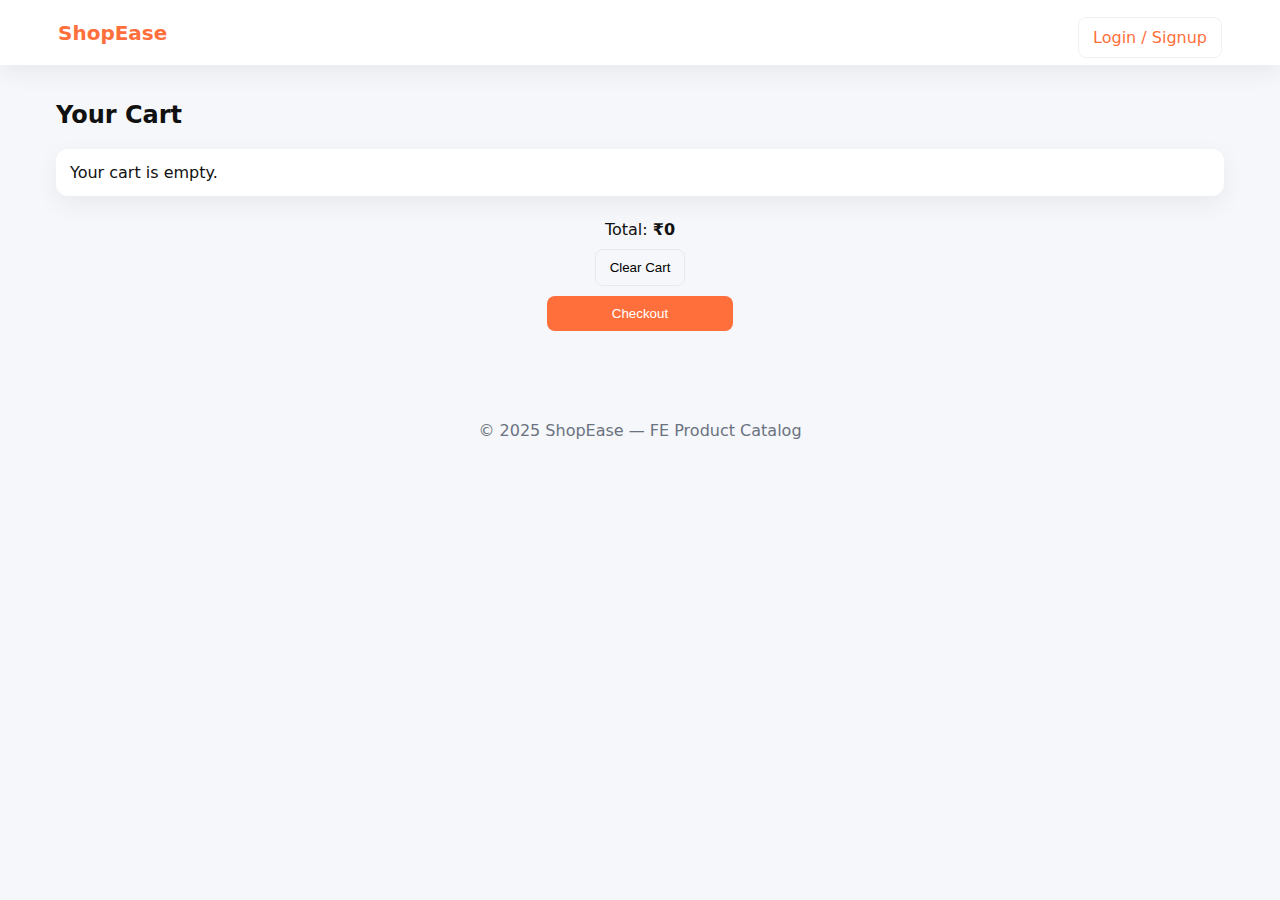
<file: cart.html>
<!DOCTYPE html>
<html lang="en">
<head>
  <meta charset="utf-8" />
  <meta name="viewport" content="width=device-width,initial-scale=1" />
  <title>Cart — ShopEase</title>
  <link rel="stylesheet" href="style.css" />
</head>
<body>
  <header class="site-header">
    <div class="container header-inner">
      <div class="brand"><a href="index.html">ShopEase</a></div>
      <div class="header-actions">
        <div id="authAreaCart"></div>
      </div>
    </div>
  </header>

  <main class="container cart-page">
    <h2>Your Cart</h2>
    <div id="cartItems"></div>

    <div class="cart-summary">
      <div>Total: <strong>₹<span id="cartTotal">0</span></strong></div>
      <div class="cart-actions">
        <button id="clearCart" class="btn-ghost">Clear Cart</button>
        <button id="checkoutBtn" class="btn-primary">Checkout</button>
      </div>
    </div>
  </main>

  <footer class="site-footer">
    <div class="container">© 2025 ShopEase — FE Product Catalog</div>
  </footer>

  <script src="app.js"></script>
</body>
</html>
</file>
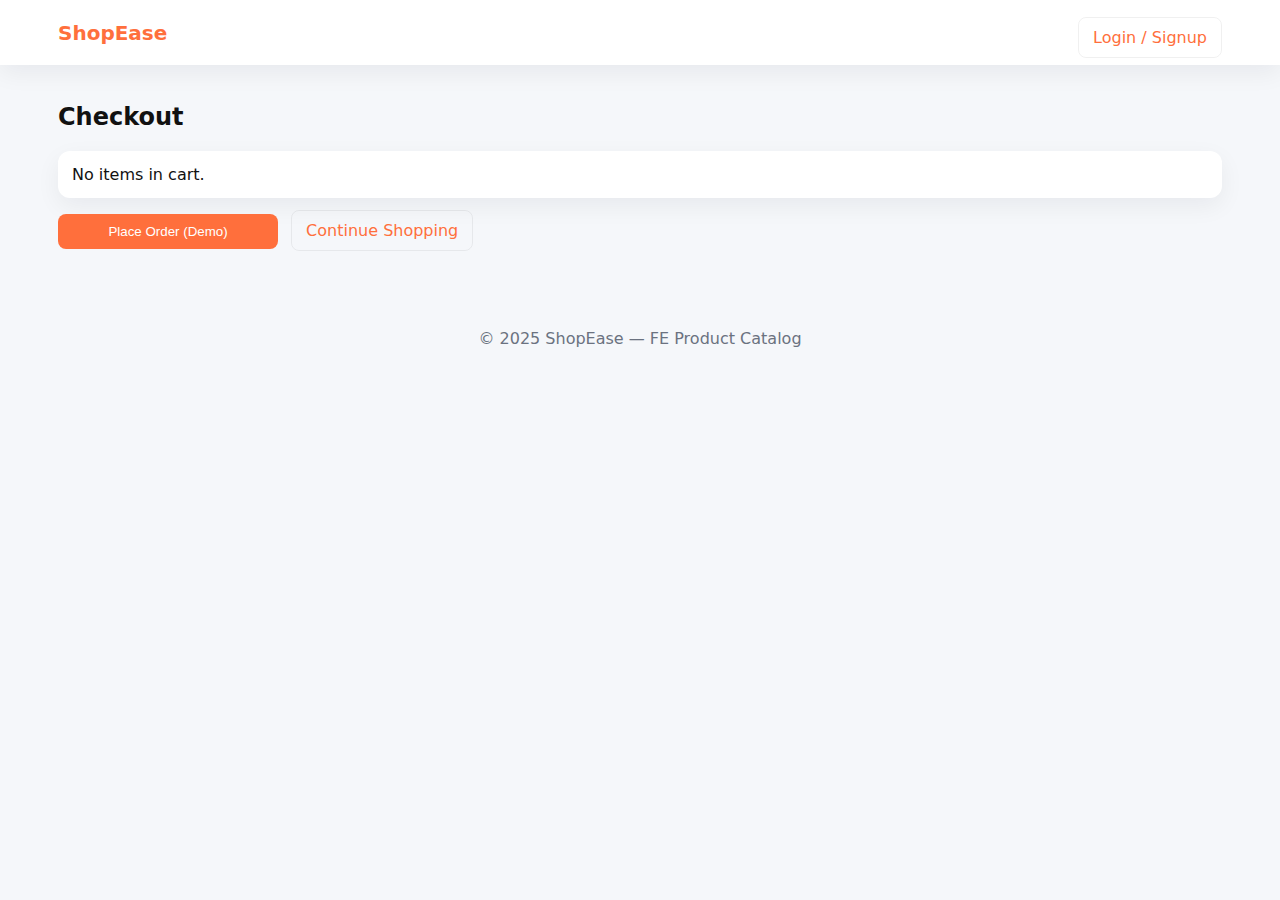
<file: checkout.html>
<!DOCTYPE html>
<html lang="en">
<head>
  <meta charset="utf-8" />
  <meta name="viewport" content="width=device-width,initial-scale=1" />
  <title>Checkout — ShopEase</title>
  <link rel="stylesheet" href="style.css" />
</head>
<body>
  <header class="site-header">
    <div class="container header-inner">
      <div class="brand"><a href="index.html">ShopEase</a></div>
      <div class="header-actions">
        <div id="authAreaCart"></div>
      </div>
    </div>
  </header>

  <main class="container checkout-page">
    <h2>Checkout</h2>
    <div id="orderSummary"></div>
    <div style="margin-top:16px">
      <button id="placeOrder" class="btn-primary">Place Order (Demo)</button>
      <a href="index.html" class="btn-ghost" style="margin-left:8px">Continue Shopping</a>
    </div>
  </main>

  <footer class="site-footer">
    <div class="container">© 2025 ShopEase — FE Product Catalog</div>
  </footer>

  <script src="app.js"></script>
</body>
</html>
</file>
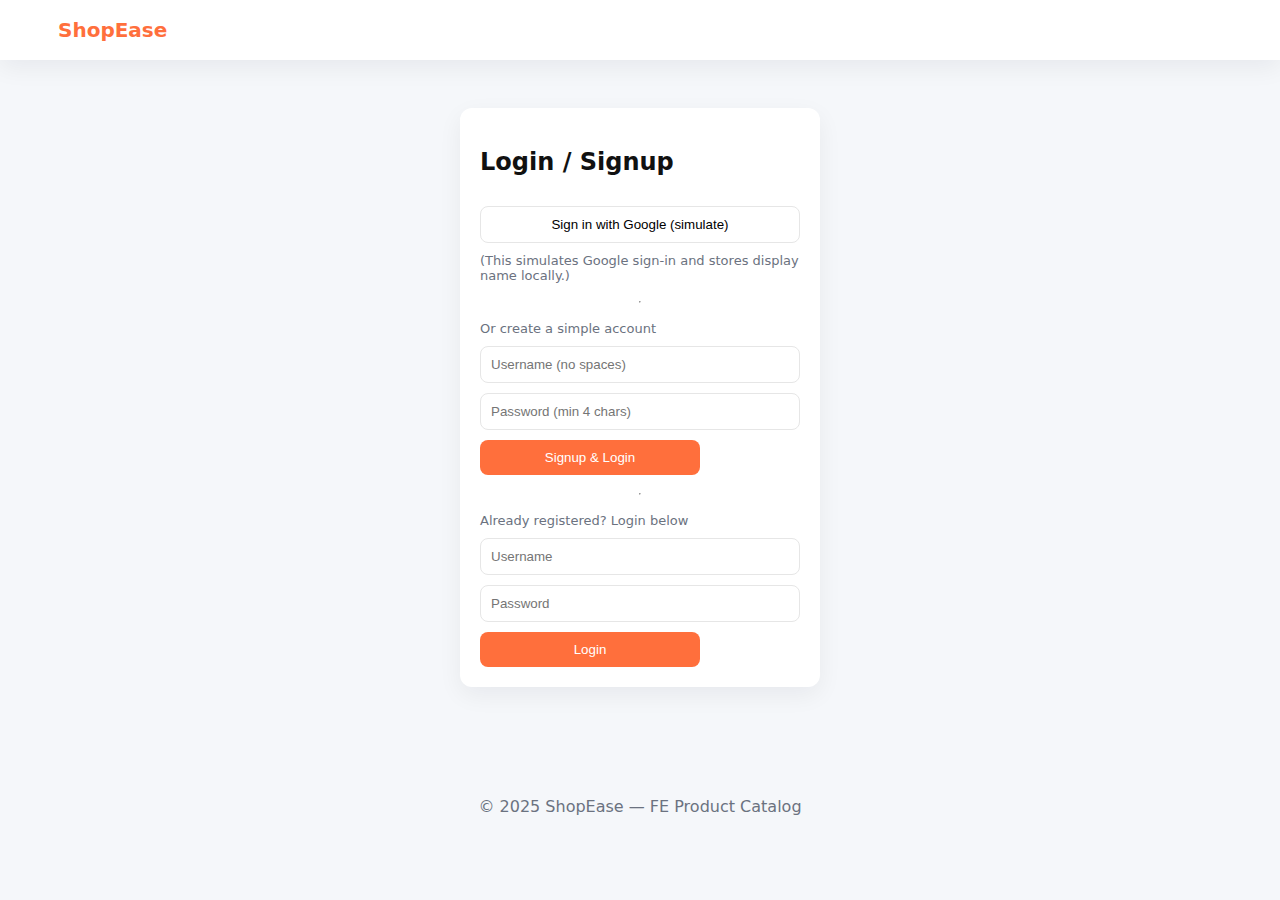
<file: login.html>
<!DOCTYPE html>
<html lang="en">
<head>
  <meta charset="utf-8" />
  <meta name="viewport" content="width=device-width,initial-scale=1" />
  <title>Login — ShopEase</title>
  <link rel="stylesheet" href="style.css" />
</head>
<body>
  <header class="site-header">
    <div class="container header-inner">
      <div class="brand"><a href="index.html">ShopEase</a></div>
    </div>
  </header>

  <main class="container auth-page">
    <div class="auth-card">
      <h2>Login / Signup</h2>

      <div style="display:flex;flex-direction:column;gap:10px;">
        <button id="googleBtn" class="google-btn">Sign in with Google (simulate)</button>
        <div class="muted small">(This simulates Google sign-in and stores display name locally.)</div>
      </div>

      <hr />

      <div class="muted small">Or create a simple account</div>
      <input id="signupUser" placeholder="Username (no spaces)" />
      <input id="signupPass" type="password" placeholder="Password (min 4 chars)" />
      <button id="btnSignup" class="btn-primary">Signup & Login</button>

      <hr />

      <div class="muted small">Already registered? Login below</div>
      <input id="loginUser" placeholder="Username" />
      <input id="loginPass" type="password" placeholder="Password" />
      <button id="btnLogin" class="btn-primary">Login</button>
    </div>
  </main>

  <footer class="site-footer">
    <div class="container">© 2025 ShopEase — FE Product Catalog</div>
  </footer>

  <script src="app.js"></script>
</body>
</html>
</file>
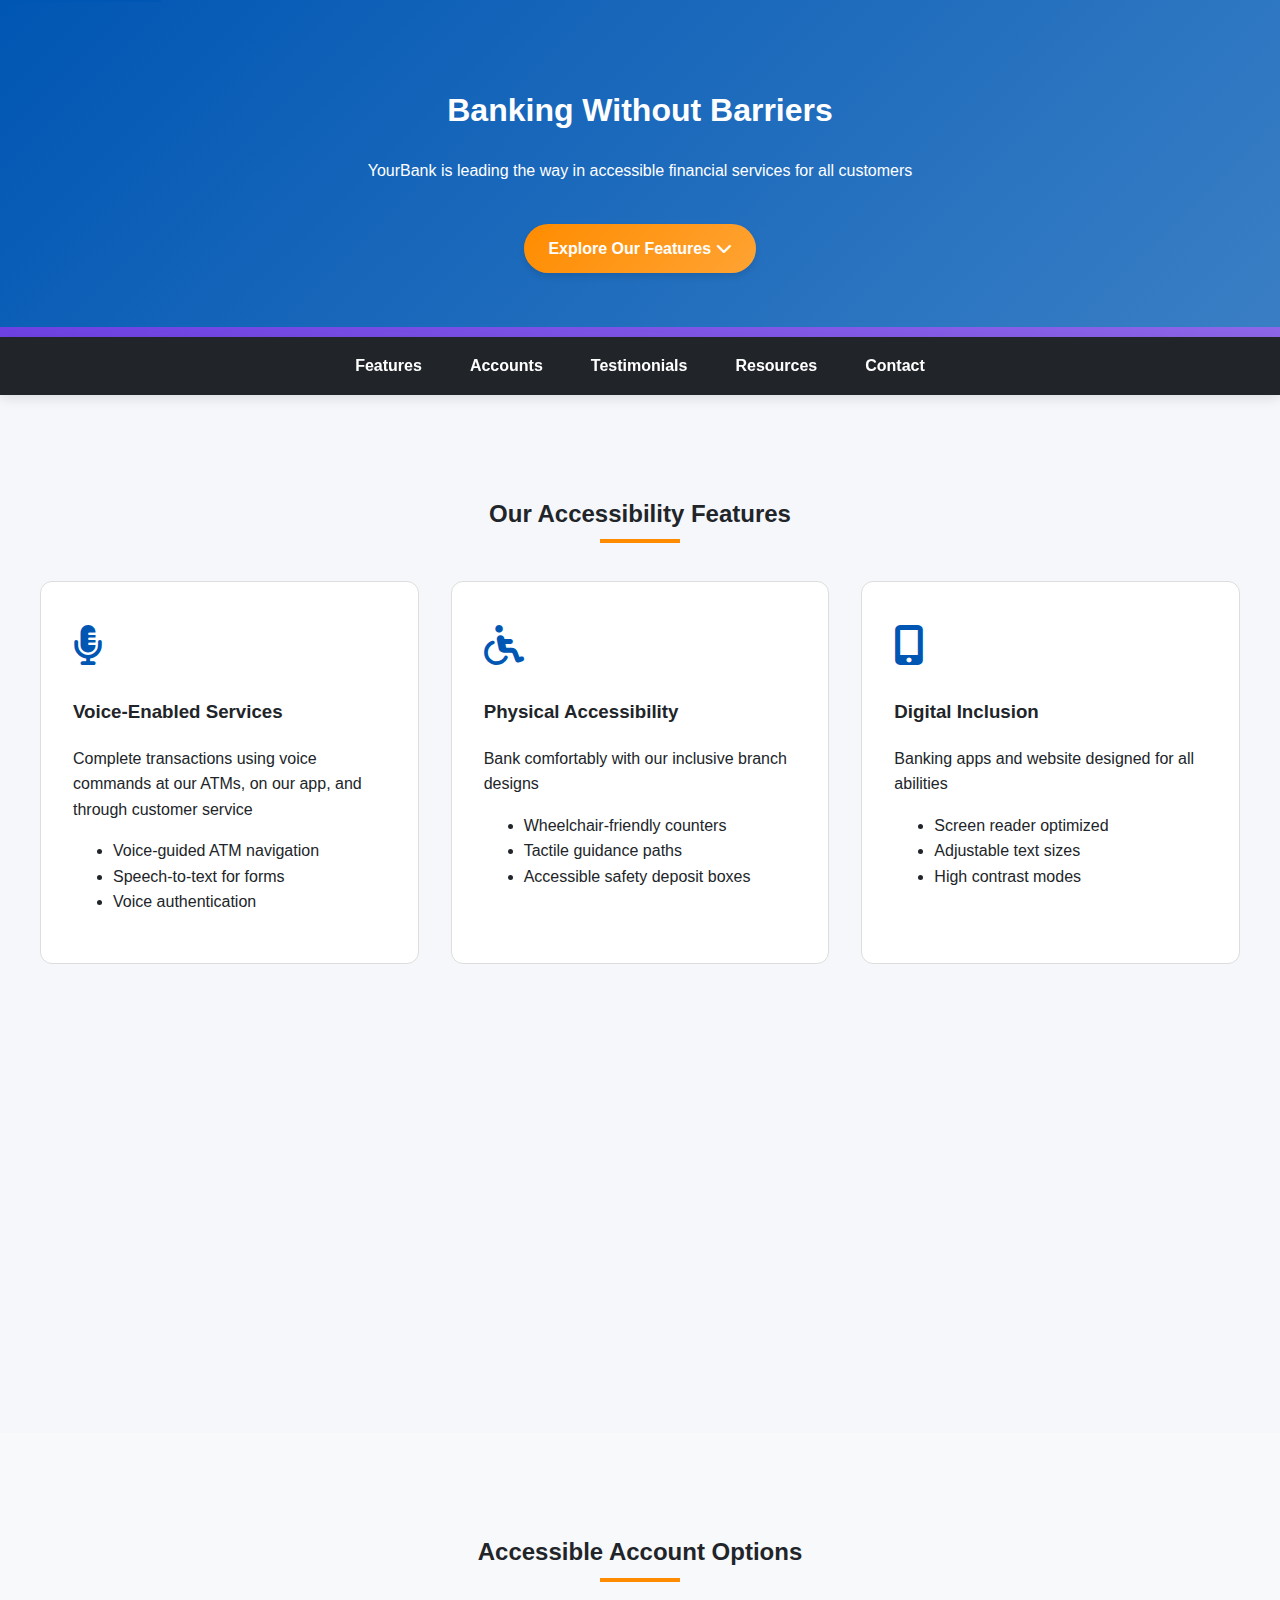
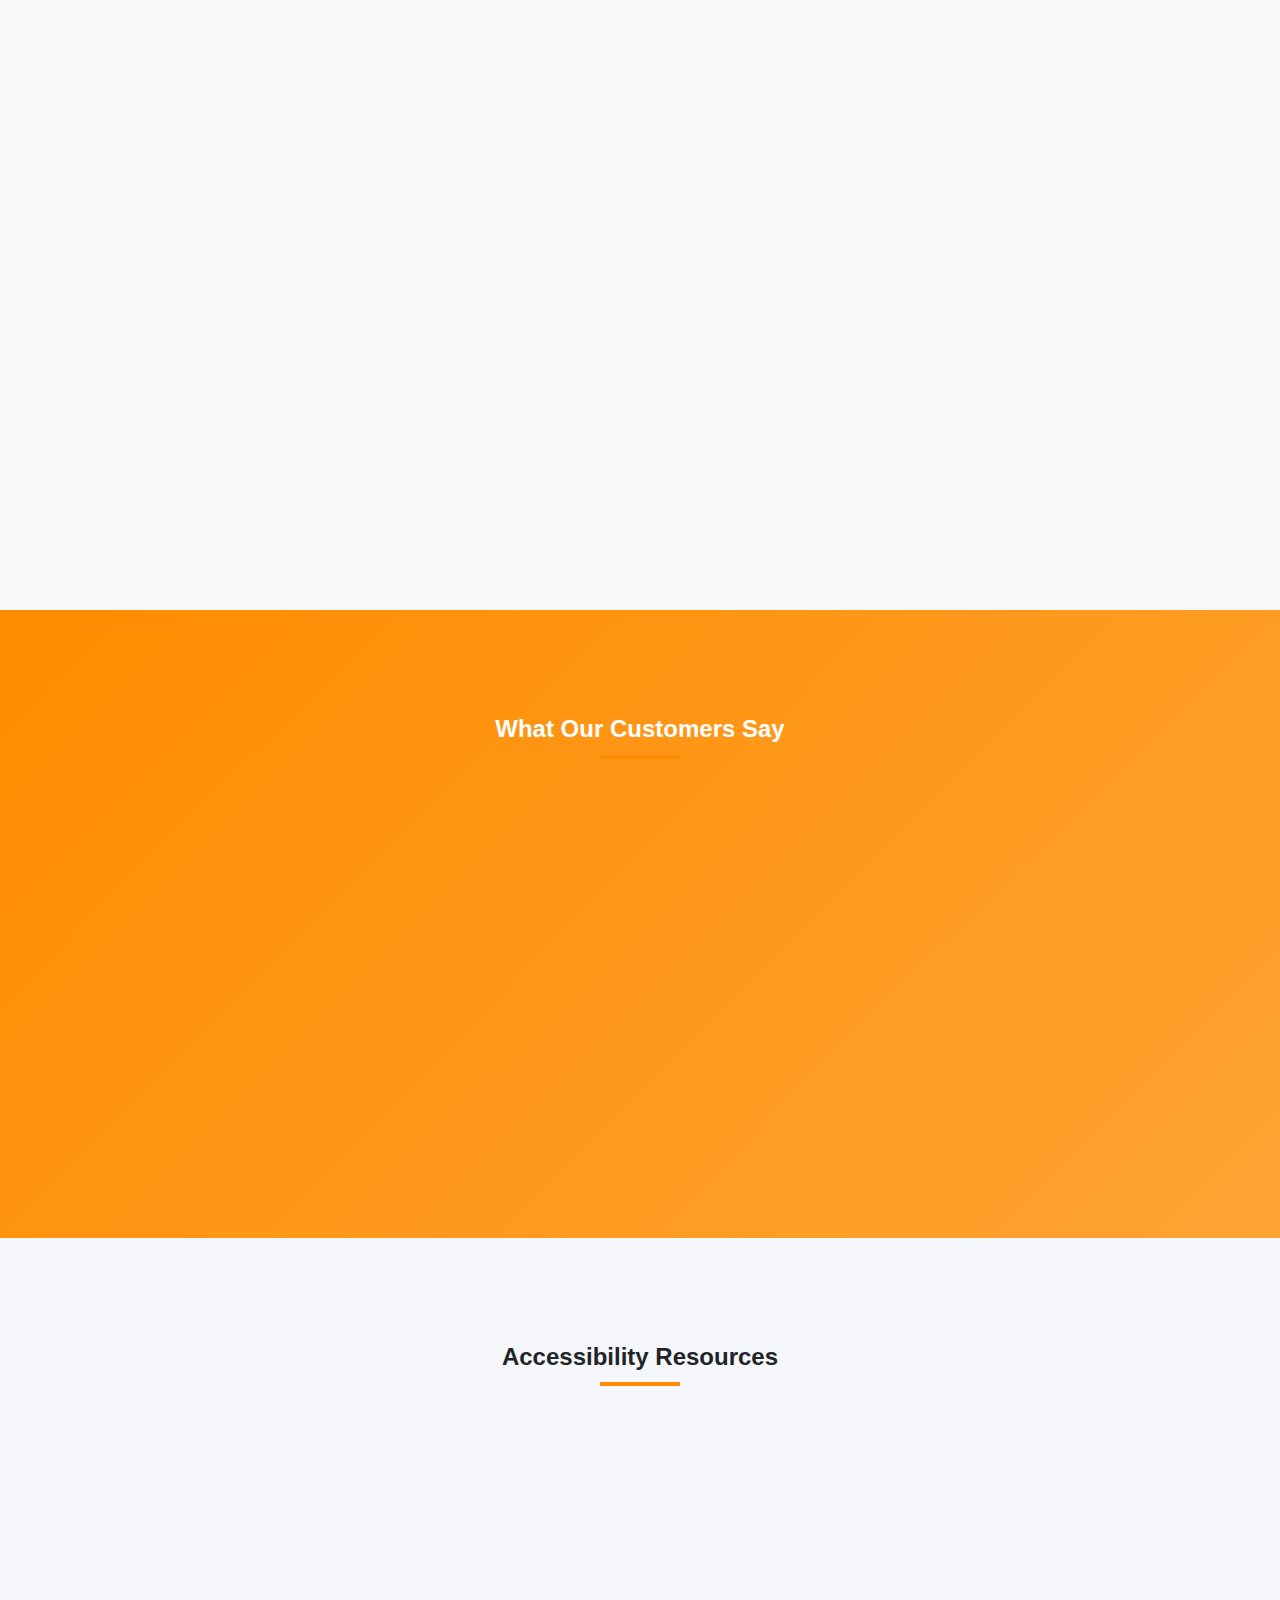
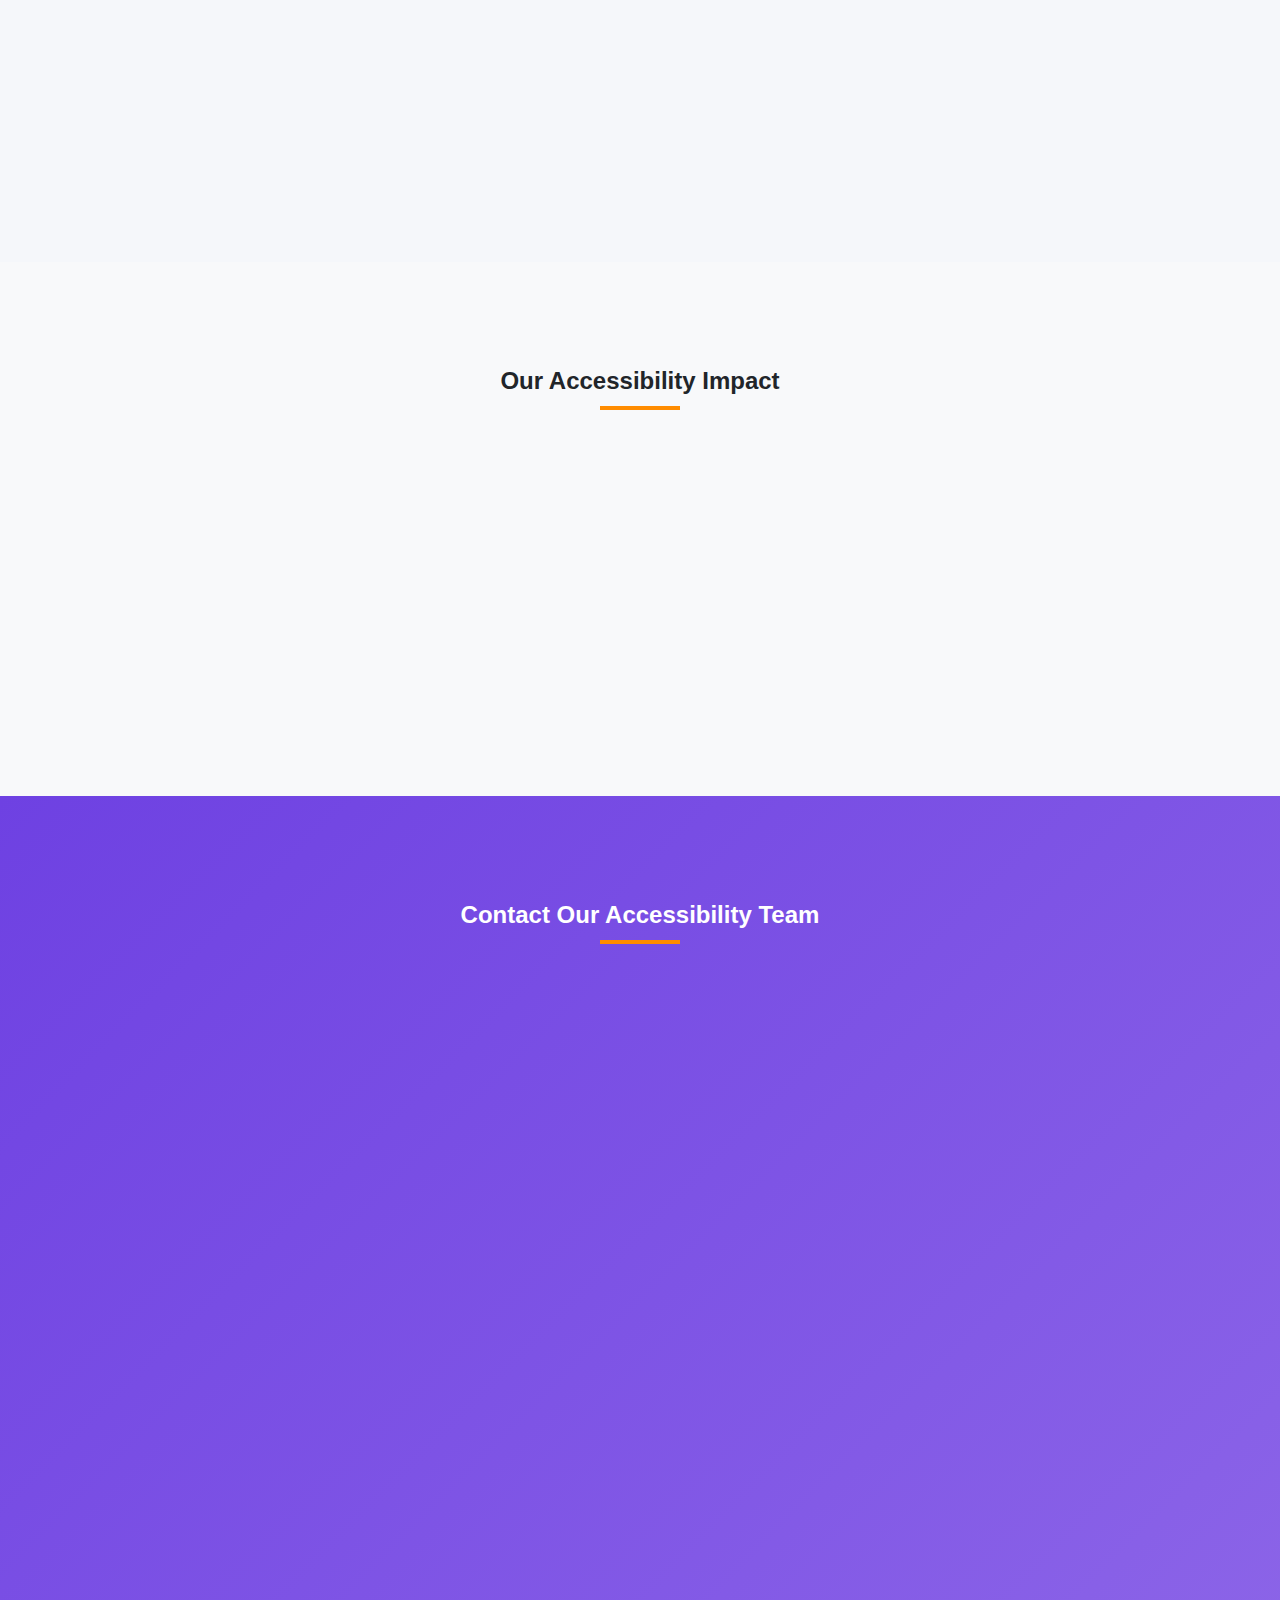
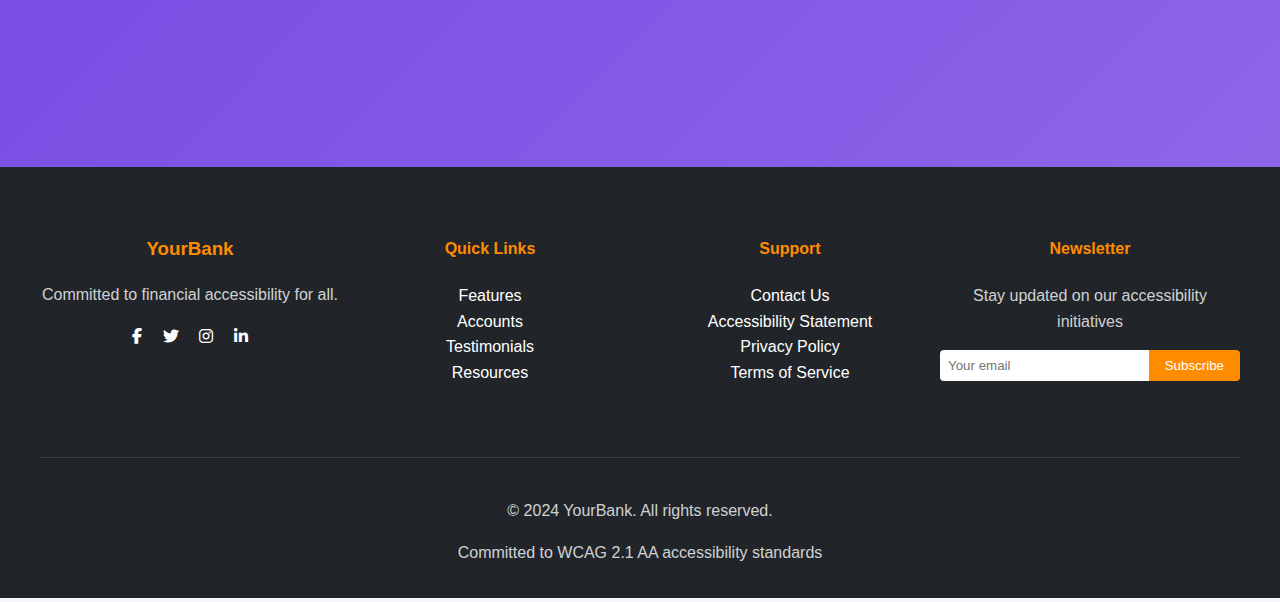
<file: sample.html>
<!DOCTYPE html>
<html lang="en">
<head>
<meta charset="UTF-8">
<meta name="viewport" content="width=device-width, initial-scale=1.0">
<title>Accessible Banking for All | YourBank</title>
<link rel="stylesheet" href="https://cdnjs.cloudflare.com/ajax/libs/font-awesome/6.4.0/css/all.min.css">
<style>
:root {
  --primary: #0056b3;
  --primary-light: #3a7fc5;
  --secondary: #ff8c00;
  --secondary-light: #ffa333;
  --accent: #6e41e2;
  --accent-light: #8d66e8;
  --light: #f8f9fa;
  --dark: #212529;
  --success: #28a745;
  --gradient-primary: linear-gradient(135deg, var(--primary), var(--primary-light));
  --gradient-secondary: linear-gradient(135deg, var(--secondary), var(--secondary-light));
  --gradient-accent: linear-gradient(135deg, var(--accent), var(--accent-light));
}

body {
  font-family: 'Segoe UI', Arial, sans-serif;
  line-height: 1.6;
  color: var(--dark);
  margin: 0;
  padding: 0;
  background-color: #f5f7fa;
}

.skip-link {
  position: absolute;
  top: -40px;
  left: 0;
  background: var(--primary);
  color: white;
  padding: 8px;
  z-index: 100;
  transition: top 0.3s ease;
}

.skip-link:focus {
  top: 0;
}

header {
  background: var(--gradient-primary);
  color: white;
  padding: 4rem 2rem;
  text-align: center;
  position: relative;
  overflow: hidden;
}

header::after {
  content: '';
  position: absolute;
  bottom: 0;
  left: 0;
  right: 0;
  height: 10px;
  background: var(--gradient-accent);
  animation: wave 3s linear infinite;
}

@keyframes wave {
  0% { transform: translateX(-100%); }
  100% { transform: translateX(100%); }
}

nav {
  background: var(--dark);
  padding: 1rem;
  box-shadow: 0 4px 12px rgba(0,0,0,0.1);
  position: sticky;
  top: 0;
  z-index: 1000;
}

nav ul {
  display: flex;
  justify-content: center;
  list-style: none;
  padding: 0;
  margin: 0;
  flex-wrap: wrap;
}

nav li {
  margin: 0 1rem;
  position: relative;
}

nav li::after {
  content: '';
  position: absolute;
  bottom: -5px;
  left: 0;
  width: 0;
  height: 3px;
  background: var(--secondary);
  transition: width 0.3s ease;
}

nav li:hover::after {
  width: 100%;
}

nav a {
  color: white;
  text-decoration: none;
  font-weight: bold;
  padding: 0.5rem;
  border-radius: 4px;
  transition: all 0.3s ease;
}

nav a:hover, nav a:focus {
  background: var(--secondary);
  transform: translateY(-2px);
}

.hero {
  background: var(--light);
  padding: 6rem 1rem;
  text-align: center;
  position: relative;
  overflow: hidden;
}

.hero::before {
  content: '';
  position: absolute;
  top: 0;
  left: 0;
  right: 0;
  height: 100%;
  background: url('data:image/svg+xml;utf8,<svg xmlns="http://www.w3.org/2000/svg" viewBox="0 0 100 100" preserveAspectRatio="none"><path fill="%230056b3" fill-opacity="0.05" d="M0,0 L100,0 L100,100 Q50,80 0,100 Z"></path></svg>');
  background-size: 100% 100%;
  background-repeat: no-repeat;
  z-index: 0;
}

.hero-content {
  position: relative;
  z-index: 1;
  max-width: 800px;
  margin: 0 auto;
}

.container {
  max-width: 1200px;
  margin: 0 auto;
  padding: 0 1rem;
}

.section {
  padding: 5rem 0;
}

.section-title {
  text-align: center;
  margin-bottom: 3rem;
  position: relative;
}

.section-title::after {
  content: '';
  position: absolute;
  bottom: -10px;
  left: 50%;
  transform: translateX(-50%);
  width: 80px;
  height: 4px;
  background: var(--secondary);
}

.features {
  display: grid;
  grid-template-columns: repeat(auto-fit, minmax(300px, 1fr));
  gap: 2rem;
}

.feature-card {
  border: 1px solid #ddd;
  border-radius: 12px;
  padding: 2rem;
  transition: all 0.3s ease;
  background: white;
  position: relative;
  overflow: hidden;
}

.feature-card::before {
  content: '';
  position: absolute;
  top: 0;
  left: 0;
  width: 5px;
  height: 0;
  background: var(--gradient-primary);
  transition: height 0.3s ease;
}

.feature-card:hover::before {
  height: 100%;
}

.feature-card:hover {
  transform: translateY(-10px);
  box-shadow: 0 15px 30px rgba(0,0,0,0.1);
}

.feature-icon {
  font-size: 2.5rem;
  margin-bottom: 1rem;
  color: var(--primary);
  transition: transform 0.3s ease, color 0.3s ease;
}

.feature-card:hover .feature-icon {
  transform: scale(1.2);
  color: var(--secondary);
}

.testimonials {
  background: var(--gradient-secondary);
  color: white;
}

.testimonial-card {
  background: rgba(255,255,255,0.9);
  padding: 2rem;
  border-radius: 12px;
  box-shadow: 0 5px 20px rgba(0,0,0,0.1);
  margin: 1rem;
  transition: all 0.3s ease;
  color: var(--dark);
}

.testimonial-card:hover {
  transform: scale(1.02);
  box-shadow: 0 10px 25px rgba(0,0,0,0.2);
}

.accounts {
  background: var(--light);
}

.account-card {
  background: white;
  border-radius: 12px;
  overflow: hidden;
  box-shadow: 0 5px 15px rgba(0,0,0,0.1);
  transition: all 0.3s ease;
}

.account-card:hover {
  transform: translateY(-10px);
  box-shadow: 0 15px 30px rgba(0,0,0,0.15);
}

.account-header {
  background: var(--gradient-primary);
  color: white;
  padding: 1.5rem;
  text-align: center;
}

.account-body {
  padding: 1.5rem;
}

.account-features {
  list-style: none;
  padding: 0;
}

.account-features li {
  padding: 0.5rem 0;
  position: relative;
  padding-left: 1.5rem;
}

.account-features li::before {
  content: '\f00c';
  font-family: 'Font Awesome 6 Free';
  font-weight: 900;
  position: absolute;
  left: 0;
  color: var(--success);
}

.contact {
  background: var(--gradient-accent);
  color: white;
}

.contact-form {
  background: white;
  border-radius: 12px;
  padding: 2rem;
  box-shadow: 0 5px 20px rgba(0,0,0,0.1);
  color: var(--dark);
}

.form-group {
  margin-bottom: 1.5rem;
}

.form-control {
  width: 100%;
  padding: 0.75rem;
  border: 1px solid #ddd;
  border-radius: 4px;
  font-size: 1rem;
}

footer {
  background: var(--dark);
  color: white;
  text-align: center;
  padding: 3rem 0 1rem;
  position: relative;
}

.footer-links {
  display: flex;
  justify-content: center;
  flex-wrap: wrap;
  margin: 1.5rem 0;
}

.footer-links a {
  color: var(--secondary);
  margin: 0 1.5rem;
  text-decoration: none;
  font-weight: 500;
  transition: all 0.3s ease;
  position: relative;
}

.footer-links a::after {
  content: '';
  position: absolute;
  bottom: -5px;
  left: 0;
  width: 0;
  height: 2px;
  background: var(--secondary);
  transition: width 0.3s ease;
}

.footer-links a:hover::after {
  width: 100%;
}

.btn {
  display: inline-block;
  padding: 0.75rem 1.5rem;
  border: none;
  border-radius: 50px;
  font-size: 1rem;
  font-weight: 600;
  cursor: pointer;
  transition: all 0.3s ease;
  text-decoration: none;
  text-align: center;
  box-shadow: 0 4px 6px rgba(0,0,0,0.1);
}

.btn-primary {
  background: var(--gradient-primary);
  color: white;
}

.btn-primary:hover {
  transform: translateY(-3px);
  box-shadow: 0 7px 14px rgba(0,86,179,0.3);
}

.btn-secondary {
  background: var(--gradient-secondary);
  color: white;
}

.btn-secondary:hover {
  transform: translateY(-3px);
  box-shadow: 0 7px 14px rgba(255,140,0,0.3);
}

.btn-accent {
  background: var(--gradient-accent);
  color: white;
}

.btn-accent:hover {
  transform: translateY(-3px);
  box-shadow: 0 7px 14px rgba(110,65,226,0.3);
}

.pulse {
  animation: pulse 2s infinite;
}

@keyframes pulse {
  0% { transform: scale(1); }
  50% { transform: scale(1.05); }
  100% { transform: scale(1); }
}

.floating {
  animation: floating 3s ease-in-out infinite;
}

@keyframes floating {
  0% { transform: translateY(0px); }
  50% { transform: translateY(-10px); }
  100% { transform: translateY(0px); }
}

.fade-in {
  opacity: 0;
  transform: translateY(20px);
  transition: opacity 0.6s ease, transform 0.6s ease;
}

.fade-in.visible {
  opacity: 1;
  transform: translateY(0);
}

a:focus, button:focus, input:focus {
  outline: 3px solid var(--secondary);
  outline-offset: 3px;
}

@media (prefers-reduced-motion: reduce) {
  * {
    animation-duration: 0.01ms !important;
    animation-iteration-count: 1 !important;
    transition-duration: 0.01ms !important;
    scroll-behavior: auto !important;
  }
}

@media (max-width: 768px) {
  nav ul {
    flex-direction: column;
    align-items: center;
  }
  
  nav li {
    margin: 0.5rem 0;
  }
  
  .features {
    grid-template-columns: 1fr;
  }
  
  .hero {
    padding: 4rem 1rem;
  }
  
  .section {
    padding: 3rem 0;
  }
}
</style>
</head>
<body>
<a href="#main-content" class="skip-link">Skip to main content</a>
<header role="banner">
  <div class="container">
    <h1 class="floating">Banking Without Barriers</h1>
    <p>YourBank is leading the way in accessible financial services for all customers</p>
    <a href="#features" class="btn btn-secondary pulse" style="margin-top: 1.5rem;">
      Explore Our Features <i class="fas fa-chevron-down"></i>
    </a>
  </div>
</header>

<nav role="navigation" aria-label="Main navigation">
  <div class="container">
    <ul>
      <li><a href="#features">Features</a></li>
      <li><a href="#accounts">Accounts</a></li>
      <li><a href="#testimonials">Testimonials</a></li>
      <li><a href="#resources">Resources</a></li>
      <li><a href="#contact">Contact</a></li>
    </ul>
  </div>
</nav>

<main id="main-content">
  <section id="features" class="section">
    <div class="container">
      <h2 class="section-title">Our Accessibility Features</h2>
      <div class="features">
        <article class="feature-card fade-in">
          <div class="feature-icon" aria-hidden="true"><i class="fas fa-microphone-alt"></i></div>
          <h3>Voice-Enabled Services</h3>
          <p>Complete transactions using voice commands at our ATMs, on our app, and through customer service</p>
          <ul>
            <li>Voice-guided ATM navigation</li>
            <li>Speech-to-text for forms</li>
            <li>Voice authentication</li>
          </ul>
        </article>
        
        <article class="feature-card fade-in">
          <div class="feature-icon" aria-hidden="true"><i class="fas fa-wheelchair"></i></div>
          <h3>Physical Accessibility</h3>
          <p>Bank comfortably with our inclusive branch designs</p>
          <ul>
            <li>Wheelchair-friendly counters</li>
            <li>Tactile guidance paths</li>
            <li>Accessible safety deposit boxes</li>
          </ul>
        </article>
        
        <article class="feature-card fade-in">
          <div class="feature-icon" aria-hidden="true"><i class="fas fa-mobile-alt"></i></div>
          <h3>Digital Inclusion</h3>
          <p>Banking apps and website designed for all abilities</p>
          <ul>
            <li>Screen reader optimized</li>
            <li>Adjustable text sizes</li>
            <li>High contrast modes</li>
          </ul>
        </article>
        
        <article class="feature-card fade-in">
          <div class="feature-icon" aria-hidden="true"><i class="fas fa-sign-language"></i></div>
          <h3>ASL Support</h3>
          <p>Video banking with American Sign Language interpreters</p>
          <ul>
            <li>24/7 ASL video support</li>
            <li>Trained staff in basic ASL</li>
            <li>ASL tutorial videos</li>
          </ul>
        </article>
        
        <article class="feature-card fade-in">
          <div class="feature-icon" aria-hidden="true"><i class="fas fa-braille"></i></div>
          <h3>Tactile Banking</h3>
          <p>Specialized services for visually impaired customers</p>
          <ul>
            <li>Braille statements</li>
            <li>Tactile debit cards</li>
            <li>3D branch maps</li>
          </ul>
        </article>
        
        <article class="feature-card fade-in">
          <div class="feature-icon" aria-hidden="true"><i class="fas fa-headphones"></i></div>
          <h3>Audio Assistance</h3>
          <p>Comprehensive audio support services</p>
          <ul>
            <li>Audio statements</li>
            <li>Text-to-speech forms</li>
            <li>Audio-described tutorials</li>
          </ul>
        </article>
      </div>
    </div>
  </section>

  <section id="accounts" class="section accounts">
    <div class="container">
      <h2 class="section-title">Accessible Account Options</h2>
      <div class="features">
        <div class="account-card fade-in">
          <div class="account-header">
            <h3>Basic Access Account</h3>
            <p>Free checking with accessibility features</p>
          </div>
          <div class="account-body">
            <ul class="account-features">
              <li>No monthly fees</li>
              <li>Voice-guided mobile banking</li>
              <li>Braille statements available</li>
              <li>Accessible branch services</li>
              <li>24/7 ASL video support</li>
            </ul>
            <a href="#contact" class="btn btn-primary" style="width: 100%; margin-top: 1rem;">Open Account</a>
          </div>
        </div>
        
        <div class="account-card fade-in">
          <div class="account-header" style="background: var(--gradient-secondary);">
            <h3>Premium Access Account</h3>
            <p>Enhanced features for all abilities</p>
          </div>
          <div class="account-body">
            <ul class="account-features">
              <li>Higher interest rates</li>
              <li>Priority ASL video support</li>
              <li>Personal accessibility consultant</li>
              <li>Tactile debit card option</li>
              <li>Customizable interface</li>
            </ul>
            <a href="#contact" class="btn btn-secondary" style="width: 100%; margin-top: 1rem;">Open Account</a>
          </div>
        </div>
        
        <div class="account-card fade-in">
          <div class="account-header" style="background: var(--gradient-accent);">
            <h3>Student Access Account</h3>
            <p>Banking designed for students with disabilities</p>
          </div>
          <div class="account-body">
            <ul class="account-features">
              <li>No minimum balance</li>
              <li>Free accessibility tools</li>
              <li>Financial literacy resources</li>
              <li>Special student benefits</li>
              <li>Mentorship program</li>
            </ul>
            <a href="#contact" class="btn btn-accent" style="width: 100%; margin-top: 1rem;">Open Account</a>
          </div>
        </div>
      </div>
    </div>
  </section>

  <section id="testimonials" class="section testimonials">
    <div class="container">
      <h2 class="section-title" style="color: white;">What Our Customers Say</h2>
      <div class="features">
        <div class="testimonial-card fade-in">
          <blockquote>
            <p>"The voice-guided ATM lets me bank independently for the first time in years."</p>
            <footer>- Maria G., visually impaired customer</footer>
          </blockquote>
          <div class="stars" aria-hidden="true">
            <i class="fas fa-star" style="color: var(--secondary);"></i>
            <i class="fas fa-star" style="color: var(--secondary);"></i>
            <i class="fas fa-star" style="color: var(--secondary);"></i>
            <i class="fas fa-star" style="color: var(--secondary);"></i>
            <i class="fas fa-star" style="color: var(--secondary);"></i>
          </div>
        </div>
        
        <div class="testimonial-card fade-in">
          <blockquote>
            <p>"Finally, a bank that understands wheelchair users need lower counters!"</p>
            <footer>- James T., mobility aid user</footer>
          </blockquote>
          <div class="stars" aria-hidden="true">
            <i class="fas fa-star" style="color: var(--secondary);"></i>
            <i class="fas fa-star" style="color: var(--secondary);"></i>
            <i class="fas fa-star" style="color: var(--secondary);"></i>
            <i class="fas fa-star" style="color: var(--secondary);"></i>
            <i class="fas fa-star" style="color: var(--secondary);"></i>
          </div>
        </div>
        
        <div class="testimonial-card fade-in">
          <blockquote>
            <p>"The app's screen reader support is better than any other bank I've used."</p>
            <footer>- Sarah K., screen reader user</footer>
          </blockquote>
          <div class="stars" aria-hidden="true">
            <i class="fas fa-star" style="color: var(--secondary);"></i>
            <i class="fas fa-star" style="color: var(--secondary);"></i>
            <i class="fas fa-star" style="color: var(--secondary);"></i>
            <i class="fas fa-star" style="color: var(--secondary);"></i>
            <i class="fas fa-star-half-alt" style="color: var(--secondary);"></i>
          </div>
        </div>
      </div>
    </div>
  </section>

  <section id="resources" class="section">
    <div class="container">
      <h2 class="section-title">Accessibility Resources</h2>
      <div class="features">
        <article class="feature-card fade-in">
          <div class="feature-icon" aria-hidden="true"><i class="fas fa-book"></i></div>
          <h3>How-To Guides</h3>
          <p>Learn how to use our accessible features with our comprehensive guides</p>
          <ul>
            <li>Voice banking tutorial</li>
            <li>Screen reader setup</li>
            <li>Branch accessibility guide</li>
          </ul>
        </article>
        
        <article class="feature-card fade-in">
          <div class="feature-icon" aria-hidden="true"><i class="fas fa-map-marker-alt"></i></div>
          <h3>Branch Accessibility</h3>
          <p>Find accessible branches and ATMs near you with detailed accessibility information</p>
          <ul>
            <li>Wheelchair access details</li>
            <li>Assistive technology available</li>
            <li>Quiet hours information</li>
          </ul>
        </article>
        
        <article class="feature-card fade-in">
          <div class="feature-icon" aria-hidden="true"><i class="fas fa-comment-alt"></i></div>
          <h3>Feedback Portal</h3>
          <p>Help us improve our services by sharing your accessibility experience</p>
          <ul>
            <li>Multiple feedback formats</li>
            <li>Accessibility suggestion box</li>
            <li>Response within 48 hours</li>
          </ul>
        </article>
      </div>
    </div>
  </section>

  <section id="stats" class="section" style="background: var(--light);">
    <div class="container">
      <h2 class="section-title">Our Accessibility Impact</h2>
      <div class="features">
        <div class="feature-card fade-in" style="text-align: center;">
          <div class="feature-icon" aria-hidden="true"><i class="fas fa-users"></i></div>
          <h3 style="font-size: 2.5rem; margin: 0.5rem 0; color: var(--primary);">15,000+</h3>
          <p>Customers with disabilities served</p>
        </div>
        
        <div class="feature-card fade-in" style="text-align: center;">
          <div class="feature-icon" aria-hidden="true"><i class="fas fa-universal-access"></i></div>
          <h3 style="font-size: 2.5rem; margin: 0.5rem 0; color: var(--secondary);">100%</h3>
          <p>Branches with accessibility features</p>
        </div>
        
        <div class="feature-card fade-in" style="text-align: center;">
          <div class="feature-icon" aria-hidden="true"><i class="fas fa-trophy"></i></div>
          <h3 style="font-size: 2.5rem; margin: 0.5rem 0; color: var(--accent);">12</h3>
          <p>Accessibility awards won</p>
        </div>
      </div>
    </div>
  </section>

  <section id="contact" class="section contact">
    <div class="container">
      <h2 class="section-title" style="color: white;">Contact Our Accessibility Team</h2>
      <div style="display: grid; grid-template-columns: 1fr 1fr; gap: 2rem;">
        <div class="fade-in">
          <h3 style="color: white;">Get in Touch</h3>
          <p style="color: rgba(255,255,255,0.9);">Our dedicated accessibility team is ready to help you with any questions or needs.</p>
          
          <div style="margin-top: 2rem;">
            <div style="display: flex; align-items: center; margin-bottom: 1rem;">
              <i class="fas fa-phone" style="color: white; font-size: 1.5rem; margin-right: 1rem;"></i>
              <div>
                <p style="margin: 0; color: white; font-weight: bold;">Accessibility Hotline</p>
                <p style="margin: 0; color: rgba(255,255,255,0.9);">1-800-555-ACCESS</p>
              </div>
            </div>
            
            <div style="display: flex; align-items: center; margin-bottom: 1rem;">
              <i class="fas fa-envelope" style="color: white; font-size: 1.5rem; margin-right: 1rem;"></i>
              <div>
                <p style="margin: 0; color: white; font-weight: bold;">Email</p>
                <p style="margin: 0; color: rgba(255,255,255,0.9);">accessibility@yourbank.com</p>
              </div>
            </div>
            
            <div style="display: flex; align-items: center;">
              <i class="fas fa-video" style="color: white; font-size: 1.5rem; margin-right: 1rem;"></i>
              <div>
                <p style="margin: 0; color: white; font-weight: bold;">ASL Video Support</p>
                <p style="margin: 0; color: rgba(255,255,255,0.9);">Available 24/7</p>
              </div>
            </div>
          </div>
        </div>
        
        <div class="contact-form fade-in">
          <h3>Send Us a Message</h3>
          <form>
            <div class="form-group">
              <label for="name">Name</label>
              <input type="text" id="name" class="form-control" required>
            </div>
            
            <div class="form-group">
              <label for="email">Email</label>
              <input type="email" id="email" class="form-control" required>
            </div>
            
            <div class="form-group">
              <label for="subject">Subject</label>
              <select id="subject" class="form-control" required>
                <option value="">Select a topic</option>
                <option value="accessibility">Accessibility Question</option>
                <option value="account">Account Inquiry</option>
                <option value="feedback">Accessibility Feedback</option>
                <option value="other">Other</option>
              </select>
            </div>
            
            <div class="form-group">
              <label for="message">Message</label>
              <textarea id="message" class="form-control" rows="4" required></textarea>
            </div>
            
            <div class="form-group">
              <label for="format">Preferred Response Format</label>
              <select id="format" class="form-control">
                <option value="email">Email</option>
                <option value="phone">Phone Call</option>
                <option value="video">Video Call (ASL)</option>
                <option value="text">SMS/Text Message</option>
              </select>
            </div>
            
            <button type="submit" class="btn btn-accent" style="width: 100%;">Send Message</button>
          </form>
        </div>
      </div>
    </div>
  </section>
</main>

<footer role="contentinfo">
  <div class="container">
    <div style="display: flex; justify-content: space-between; flex-wrap: wrap; margin-bottom: 2rem;">
      <div style="flex: 1; min-width: 250px; margin-bottom: 1.5rem;">
        <h3 style="color: var(--secondary);">YourBank</h3>
        <p style="color: rgba(255,255,255,0.8);">Committed to financial accessibility for all.</p>
        <div style="margin-top: 1rem;">
          <a href="#" aria-label="Facebook" style="color: white; margin-right: 1rem;"><i class="fab fa-facebook-f"></i></a>
          <a href="#" aria-label="Twitter" style="color: white; margin-right: 1rem;"><i class="fab fa-twitter"></i></a>
          <a href="#" aria-label="Instagram" style="color: white; margin-right: 1rem;"><i class="fab fa-instagram"></i></a>
          <a href="#" aria-label="LinkedIn" style="color: white;"><i class="fab fa-linkedin-in"></i></a>
        </div>
      </div>
      
      <div style="flex: 1; min-width: 250px; margin-bottom: 1.5rem;">
        <h4 style="color: var(--secondary);">Quick Links</h4>
        <ul style="list-style: none; padding: 0;">
          <li><a href="#features" style="color: white; text-decoration: none;">Features</a></li>
          <li><a href="#accounts" style="color: white; text-decoration: none;">Accounts</a></li>
          <li><a href="#testimonials" style="color: white; text-decoration: none;">Testimonials</a></li>
          <li><a href="#resources" style="color: white; text-decoration: none;">Resources</a></li>
        </ul>
      </div>
      
      <div style="flex: 1; min-width: 250px; margin-bottom: 1.5rem;">
        <h4 style="color: var(--secondary);">Support</h4>
        <ul style="list-style: none; padding: 0;">
          <li><a href="#contact" style="color: white; text-decoration: none;">Contact Us</a></li>
          <li><a href="#" style="color: white; text-decoration: none;">Accessibility Statement</a></li>
          <li><a href="#" style="color: white; text-decoration: none;">Privacy Policy</a></li>
          <li><a href="#" style="color: white; text-decoration: none;">Terms of Service</a></li>
        </ul>
      </div>
      
      <div style="flex: 1; min-width: 250px;">
        <h4 style="color: var(--secondary);">Newsletter</h4>
        <p style="color: rgba(255,255,255,0.8);">Stay updated on our accessibility initiatives</p>
        <form style="display: flex; margin-top: 0.5rem;">
          <input type="email" placeholder="Your email" style="flex: 1; padding: 0.5rem; border: none; border-radius: 4px 0 0 4px;">
          <button type="submit" style="background: var(--secondary); color: white; border: none; padding: 0 1rem; border-radius: 0 4px 4px 0; cursor: pointer;">Subscribe</button>
        </form>
      </div>
    </div>
    
    <div style="border-top: 1px solid rgba(255,255,255,0.1); padding-top: 1.5rem;">
      <p style="color: rgba(255,255,255,0.8);">© 2024 YourBank. All rights reserved.</p>
      <p style="color: rgba(255,255,255,0.8);">Committed to WCAG 2.1 AA accessibility standards</p>
    </div>
  </div>
</footer>

<script>
// Initialize animations when page loads
document.addEventListener('DOMContentLoaded', function() {
  // Animate elements on scroll
  const fadeElements = document.querySelectorAll('.fade-in');
  const observer = new IntersectionObserver((entries) => {
    entries.forEach(entry => {
      if (entry.isIntersecting) {
        entry.target.classList.add('visible');
      }
    });
  }, { threshold: 0.1 });

  fadeElements.forEach(el => {
    observer.observe(el);
  });

  // Smooth scrolling for anchor links
  document.querySelectorAll('a[href^="#"]').forEach(anchor => {
    anchor.addEventListener('click', function(e) {
      e.preventDefault();
      const target = document.querySelector(this.getAttribute('href'));
      if (target) {
        target.scrollIntoView({
          behavior: 'smooth',
          block: 'start'
        });
      }
    });
  });

  // Handle reduced motion preference
  const motionQuery = window.matchMedia('(prefers-reduced-motion: reduce)');
  if (motionQuery.matches) {
    document.querySelectorAll('*').forEach(el => {
      el.style.animation = 'none !important';
      el.style.transition = 'none !important';
    });
  }
  
  // Add focus styles for keyboard navigation
  document.addEventListener('keyup', function(e) {
    if (e.key === 'Tab') {
      document.documentElement.classList.add('keyboard-nav');
    }
  });
  
  document.addEventListener('mousedown', function() {
    document.documentElement.classList.remove('keyboard-nav');
  });
});
</script>
</body>
</html>
</file>
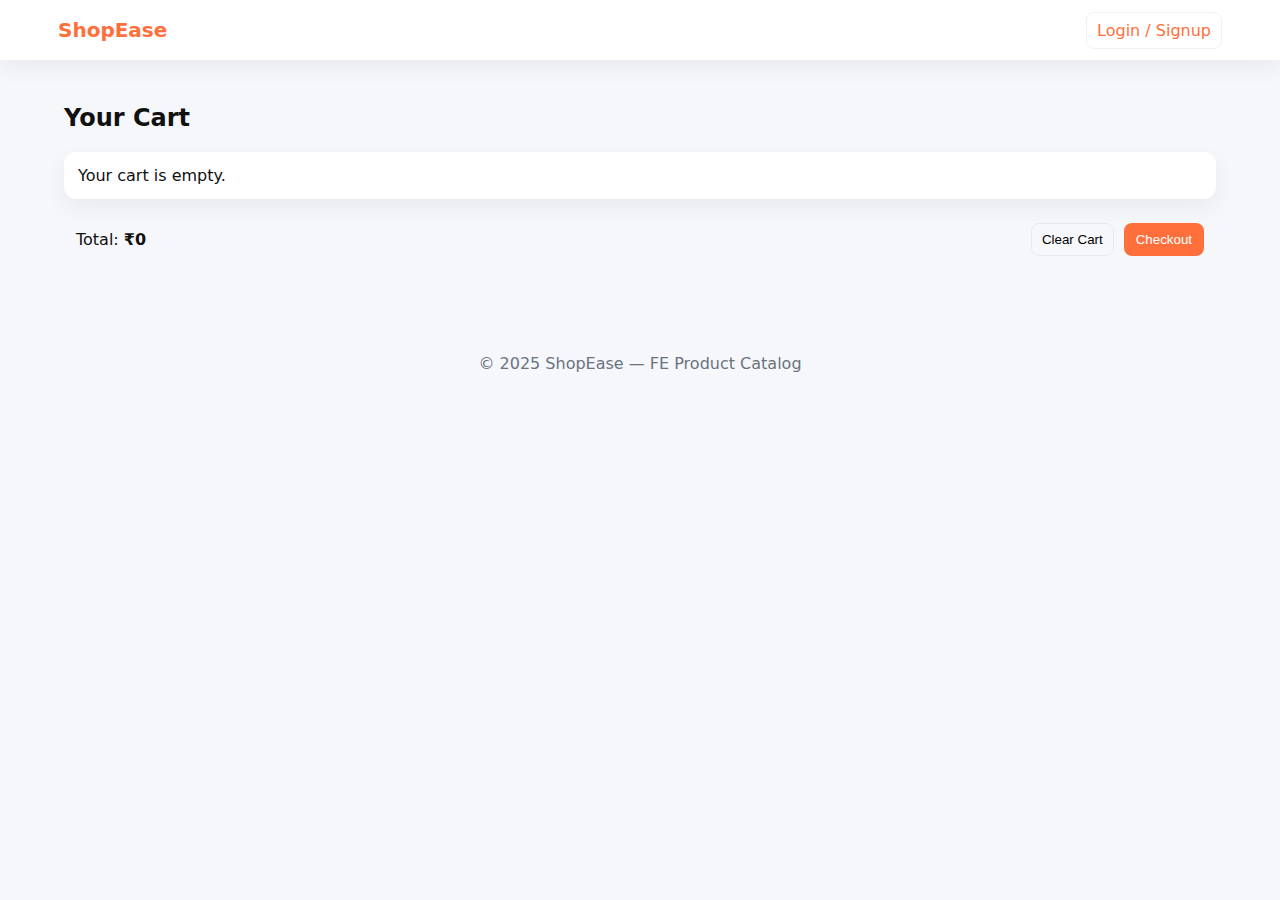
<file: FE- product catalog with filter/cart.html>
<!DOCTYPE html>
<html lang="en">
<head>
  <meta charset="utf-8" />
  <meta name="viewport" content="width=device-width,initial-scale=1" />
  <title>Cart — ShopEase</title>
  <link rel="stylesheet" href="css/style.css" />
</head>
<body>
  <header class="site-header">
    <div class="container header-inner">
      <div class="brand"><a href="index.html">ShopEase</a></div>
      <div class="header-actions">
        <div id="authAreaCart"></div>
      </div>
    </div>
  </header>

  <main class="container cart-page">
    <h2>Your Cart</h2>
    <div id="cartItems"></div>

    <div class="cart-summary">
      <div>Total: <strong>₹<span id="cartTotal">0</span></strong></div>
      <div class="cart-actions">
        <button id="clearCart" class="btn-ghost">Clear Cart</button>
        <button id="checkoutBtn" class="btn-primary">Checkout</button>
      </div>
    </div>
  </main>

  <footer class="site-footer">
    <div class="container">© 2025 ShopEase — FE Product Catalog</div>
  </footer>

  <script src="js/app.js"></script>
</body>
</html>
</file>
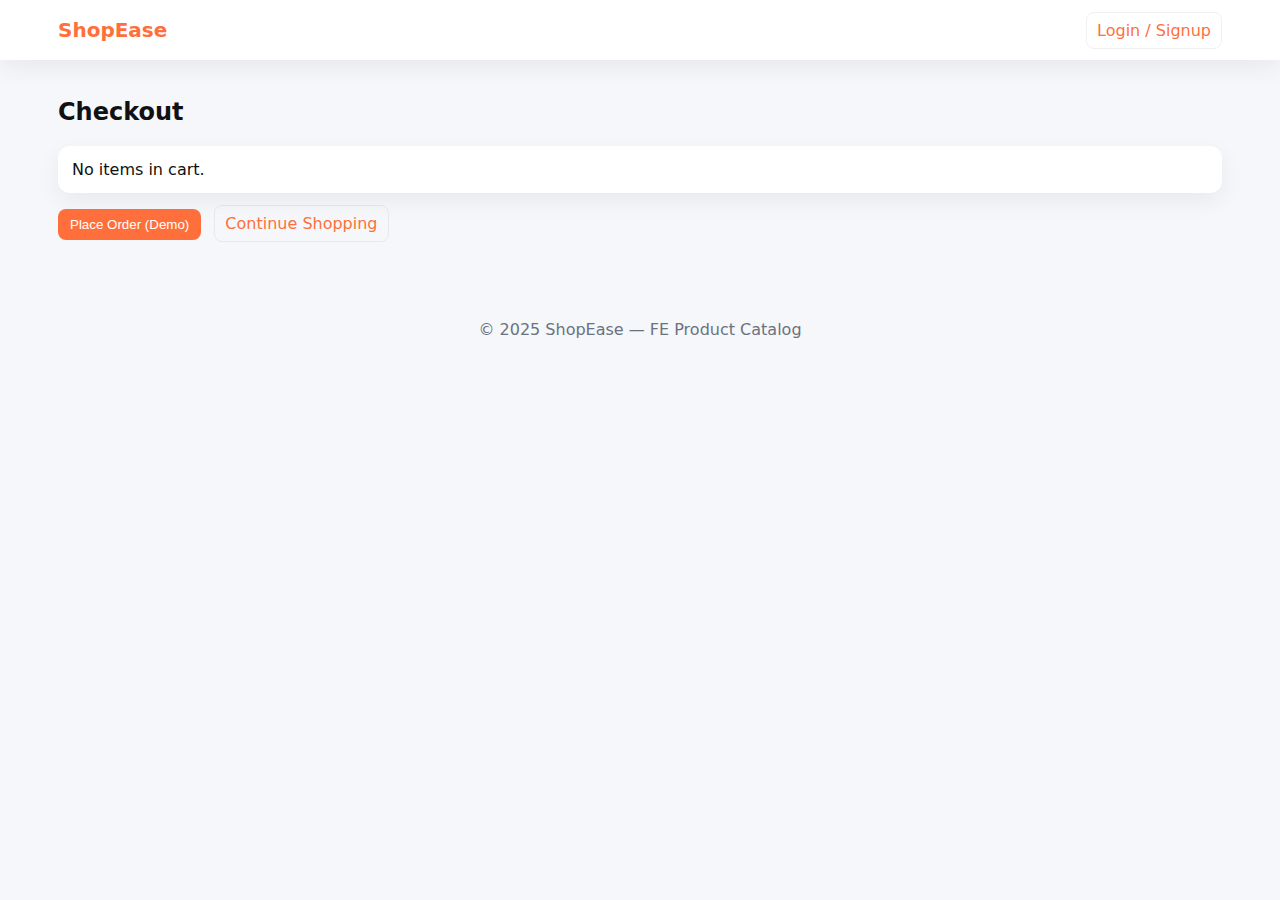
<file: FE- product catalog with filter/checkout.html>
<!DOCTYPE html>
<html lang="en">
<head>
  <meta charset="utf-8" />
  <meta name="viewport" content="width=device-width,initial-scale=1" />
  <title>Checkout — ShopEase</title>
  <link rel="stylesheet" href="css/style.css" />
</head>
<body>
  <header class="site-header">
    <div class="container header-inner">
      <div class="brand"><a href="index.html">ShopEase</a></div>
      <div class="header-actions">
        <div id="authAreaCart"></div>
      </div>
    </div>
  </header>

  <main class="container checkout-page">
    <h2>Checkout</h2>
    <div id="orderSummary"></div>
    <div style="margin-top:16px">
      <button id="placeOrder" class="btn-primary">Place Order (Demo)</button>
      <a href="index.html" class="btn-ghost" style="margin-left:8px">Continue Shopping</a>
    </div>
  </main>

  <footer class="site-footer">
    <div class="container">© 2025 ShopEase — FE Product Catalog</div>
  </footer>

  <script src="js/app.js"></script>
</body>
</html>
</file>
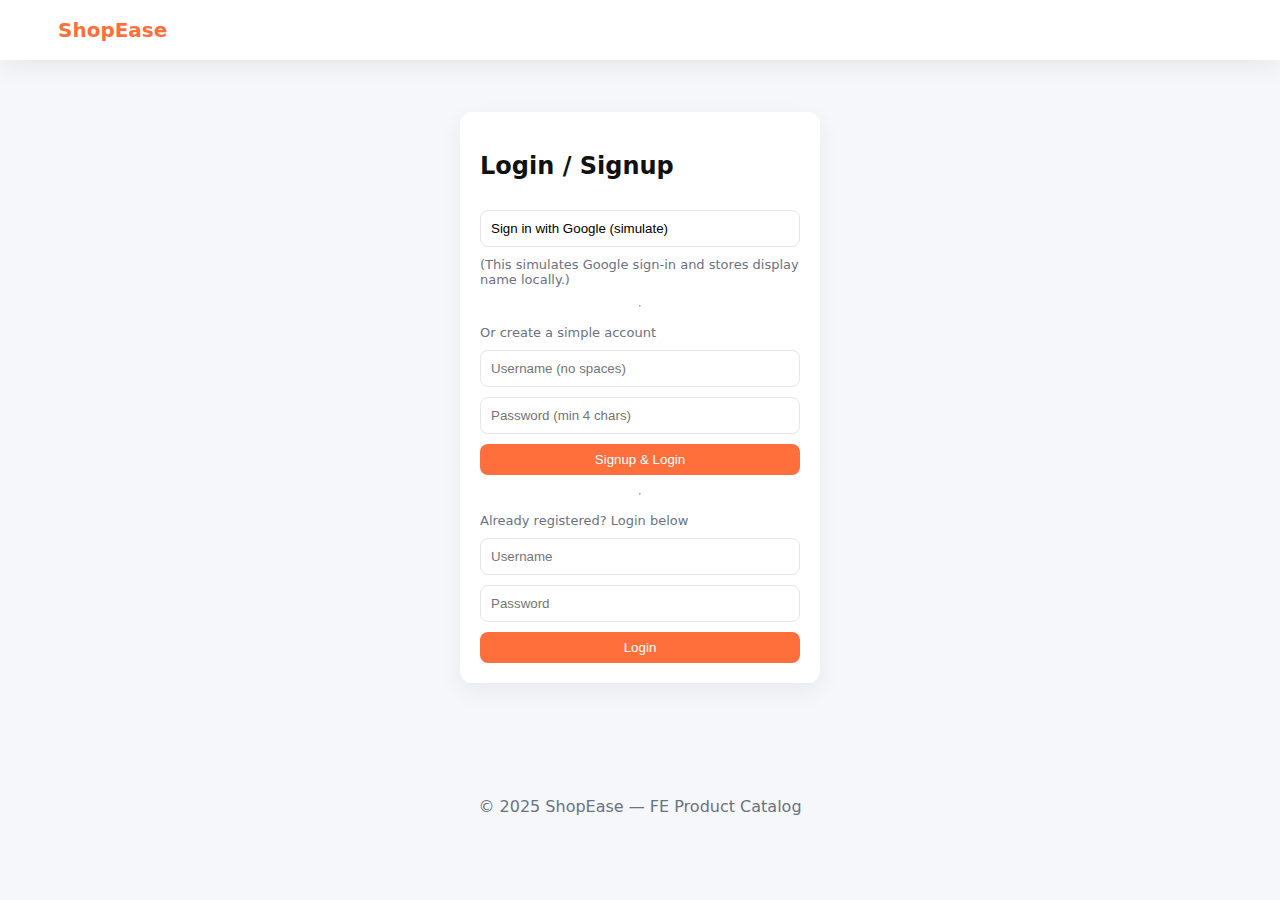
<file: FE- product catalog with filter/login.html>
<!DOCTYPE html>
<html lang="en">
<head>
  <meta charset="utf-8" />
  <meta name="viewport" content="width=device-width,initial-scale=1" />
  <title>Login — ShopEase</title>
  <link rel="stylesheet" href="css/style.css" />
</head>
<body>
  <header class="site-header">
    <div class="container header-inner">
      <div class="brand"><a href="index.html">ShopEase</a></div>
    </div>
  </header>

  <main class="container auth-page">
    <div class="auth-card">
      <h2>Login / Signup</h2>

      <div style="display:flex;flex-direction:column;gap:10px;">
        <button id="googleBtn" class="google-btn">Sign in with Google (simulate)</button>
        <div class="muted small">(This simulates Google sign-in and stores display name locally.)</div>
      </div>

      <hr />

      <div class="muted small">Or create a simple account</div>
      <input id="signupUser" placeholder="Username (no spaces)" />
      <input id="signupPass" type="password" placeholder="Password (min 4 chars)" />
      <button id="btnSignup" class="btn-primary">Signup & Login</button>

      <hr />

      <div class="muted small">Already registered? Login below</div>
      <input id="loginUser" placeholder="Username" />
      <input id="loginPass" type="password" placeholder="Password" />
      <button id="btnLogin" class="btn-primary">Login</button>
    </div>
  </main>

  <footer class="site-footer">
    <div class="container">© 2025 ShopEase — FE Product Catalog</div>
  </footer>

  <script src="js/app.js"></script>
</body>
</html>
</file>
<file: style.css>
:root {
  --accent:#ff6f3c;
  --muted:#6b7280;
  --bg:#f5f7fa;
  --card:#ffffff;
  --text:#111;
  --radius:10px;
  --shadow:0 8px 24px rgba(12,18,30,0.06);
  --max-width:1200px;
}

body.dark {
  --bg:#0f1724;
  --card:#0b1220;
  --text:#e6eef6;
  --muted:#9aa6b2;
  --shadow:0 8px 24px rgba(0,0,0,0.6);
}

*{box-sizing:border-box}
body{margin:0;font-family:Inter,system-ui,Arial,sans-serif;background:var(--bg);color:var(--text)}
.container{max-width:var(--max-width);margin:0 auto;padding:18px}
a{color:var(--accent);text-decoration:none}

/* Header */
.site-header{background:var(--card);box-shadow:var(--shadow);position:sticky;top:0;z-index:30}
.header-inner{display:flex;align-items:center;gap:12px;justify-content:space-between;flex-wrap:wrap}
.brand a{font-weight:700;color:var(--accent);font-size:20px}

/* Search */
.search-wrap{flex:1 1 100%;display:flex;justify-content:center;margin-top:10px}
.search-wrap input{width:100%;max-width:520px;padding:12px;border-radius:10px;border:1px solid #eef2f6;background:transparent;color:var(--text)}
.search-wrap input::placeholder{color:var(--muted)}

/* Header actions */
.header-actions{display:flex;align-items:center;gap:12px;flex-wrap:wrap;justify-content:center;margin-top:10px}
.cart-btn{position:relative;text-decoration:none;color:var(--text);padding:8px 12px;border-radius:8px;border:1px solid transparent;background:transparent}
.badge{background:var(--accent);color:#fff;padding:6px 10px;border-radius:999px;font-weight:700;margin-left:6px}

/* Layout */
.main-grid{display:grid;grid-template-columns:260px 1fr;gap:18px;padding-top:18px}
@media (max-width:900px){ .main-grid{grid-template-columns:1fr} }
@media (max-width:600px){
  .main-grid{padding:10px}
  .sidebar{margin-bottom:16px}
}

/* Sidebar */
.sidebar{background:var(--card);padding:20px;border-radius:14px;box-shadow:var(--shadow)}
.sidebar h3{margin:0 0 10px 0}
.sidebar label{display:block;margin-top:10px;color:var(--muted);font-size:14px}
.category-list{display:flex;flex-direction:column;gap:8px;margin:8px 0}
.cat{padding:10px;border-radius:8px;border:1px solid transparent;background:transparent;cursor:pointer;color:var(--text)}
.cat.active{background:linear-gradient(90deg, rgba(255,111,60,0.06), transparent);border-color:rgba(13,18,25,0.06)}

/* Catalog */
.catalog-top{display:flex;justify-content:space-between;align-items:center;margin-bottom:12px;flex-wrap:wrap;gap:8px}
.product-grid{display:grid;grid-template-columns:repeat(auto-fill,minmax(160px,1fr));gap:16px}
.card{background:var(--card);padding:14px;border-radius:12px;box-shadow:var(--shadow);display:flex;flex-direction:column;gap:10px}
.card .img{height:160px;border-radius:10px;overflow:hidden;display:grid;place-items:center;background:#f2f2f2}
.card img{width:100%;height:100%;object-fit:cover}
.card h3{margin:0;font-size:15px;text-align:center}
.meta{display:flex;justify-content:space-between;align-items:center;flex-wrap:wrap}
.small{font-size:13px;color:var(--muted)}
.price{color:var(--text);font-weight:700;text-align:center}

/* Buttons */
.btn-primary{background:var(--accent);color:#fff;border:0;padding:10px 14px;border-radius:8px;cursor:pointer;width:100%;max-width:220px}
.btn-ghost{background:transparent;border:1px solid rgba(0,0,0,0.06);padding:10px 14px;border-radius:8px;cursor:pointer}
.card-actions{display:flex;gap:8px;justify-content:center;flex-wrap:wrap}
.card-actions button{padding:8px 10px;border-radius:8px;border:1px solid #e6e6e6;background:transparent;cursor:pointer}
.card-actions .add{background:var(--accent);color:#fff;border:0}

/* Footer */
.site-footer{padding:18px;text-align:center;color:var(--muted);margin-top:26px}

/* Modal */
.modal-backdrop{position:fixed;inset:0;background:rgba(2,6,23,0.45);display:grid;place-items:center;z-index:60}
.modal-card{background:var(--card);padding:18px;border-radius:12px;min-width:280px;max-width:90vw;box-shadow:var(--shadow);display:flex;flex-direction:column;align-items:center;gap:12px}
.modal-card img{width:100%;height:auto;object-fit:cover;border-radius:10px}

/* Auth page & cart */
.auth-page{display:grid;place-items:center;height:75vh;padding:10px}
.auth-card{background:var(--card);padding:20px;border-radius:12px;box-shadow:var(--shadow);width:90%;max-width:360px;display:flex;flex-direction:column;gap:10px}
.auth-card input{padding:10px;border-radius:8px;border:1px solid #e6e6e6;background:transparent;color:var(--text);width:100%}
.google-btn{display:flex;align-items:center;gap:8px;padding:10px;border-radius:8px;border:1px solid #e6e6e6;background:transparent;cursor:pointer;width:100%;justify-content:center}

.cart-page{padding:16px}
.cart-item{background:var(--card);padding:12px;border-radius:10px;display:flex;flex-direction:column;gap:10px;align-items:flex-start;justify-content:center;margin-bottom:10px;box-shadow:var(--shadow)}
.cart-summary{display:flex;flex-direction:column;gap:10px;align-items:center;padding:12px;margin-top:12px;text-align:center}
.cart-actions{display:flex;gap:10px;flex-wrap:wrap;justify-content:center}

/* small text */
.muted{color:var(--muted)}
.small{font-size:13px}
</file>
<file: FE- product catalog with filter/css/style.css>
:root{
  --accent:#ff6f3c; /* orange */
  --muted:#6b7280;
  --bg:#f5f7fa;
  --card:#ffffff;
  --text:#111;
  --radius:10px;
  --shadow: 0 8px 24px rgba(12,18,30,0.06);
  --max-width:1200px;
}

/* Dark mode variables (applied when body.dark) */
body.dark {
  --bg: #0f1724;
  --card: #0b1220;
  --text: #e6eef6;
  --muted: #9aa6b2;
  --shadow: 0 8px 24px rgba(0,0,0,0.6);
}

*{box-sizing:border-box}
body{margin:0;font-family:Inter,system-ui,Arial,sans-serif;background:var(--bg);color:var(--text)}
.container{max-width:var(--max-width);margin:0 auto;padding:18px}
a{color:var(--accent);text-decoration:none}

/* Header */
.site-header{background:var(--card);box-shadow:var(--shadow);position:sticky;top:0;z-index:30}
.header-inner{display:flex;align-items:center;gap:12px;justify-content:space-between}
.brand a{font-weight:700;color:var(--accent);font-size:20px}

/* Search */
.search-wrap input{width:520px;max-width:50vw;padding:12px;border-radius:10px;border:1px solid #eef2f6;background:transparent;color:var(--text)}
.search-wrap input::placeholder{color:var(--muted)}

/* Header actions */
.header-actions{display:flex;align-items:center;gap:12px}
.cart-btn{position:relative;text-decoration:none;color:var(--text);padding:8px 12px;border-radius:8px;border:1px solid transparent;background:transparent}
.badge{background:var(--accent);color:#fff;padding:6px 10px;border-radius:999px;font-weight:700;margin-left:6px}

/* Layout */
.main-grid{display:grid;grid-template-columns:260px 1fr;gap:18px;padding-top:18px}
@media (max-width:900px){ .main-grid{grid-template-columns:1fr} .search-wrap input{max-width:60vw} }

/* Sidebar */
.sidebar{background:var(--card);padding:20px;border-radius:14px;box-shadow:var(--shadow)}
.sidebar h3{margin:0 0 10px 0}
.sidebar label{display:block;margin-top:10px;color:var(--muted);font-size:14px}
.category-list{display:flex;flex-direction:column;gap:8px;margin:8px 0}
.cat{padding:10px;border-radius:8px;border:1px solid transparent;background:transparent;cursor:pointer;color:var(--text)}
.cat.active{background:linear-gradient(90deg, rgba(255,111,60,0.06), transparent);border-color:rgba(13,18,25,0.06)}

/* Catalog */
.catalog-top{display:flex;justify-content:space-between;align-items:center;margin-bottom:12px}
.product-grid{display:grid;grid-template-columns:repeat(auto-fill,minmax(240px,1fr));gap:18px}
.card{background:var(--card);padding:14px;border-radius:12px;box-shadow:var(--shadow);display:flex;flex-direction:column;gap:10px}
.card .img{height:180px;border-radius:10px;overflow:hidden;display:grid;place-items:center;background:#f2f2f2}
.card img{width:100%;height:100%;object-fit:cover}
.card h3{margin:0;font-size:16px}
.meta{display:flex;justify-content:space-between;align-items:center}
.small{font-size:13px;color:var(--muted)}
.price{color:var(--text);font-weight:700}

/* Buttons */
.btn-primary{background:var(--accent);color:#fff;border:0;padding:8px 12px;border-radius:8px;cursor:pointer}
.btn-ghost{background:transparent;border:1px solid rgba(0,0,0,0.06);padding:8px 10px;border-radius:8px;cursor:pointer}
.card-actions{display:flex;gap:8px;justify-content:flex-start}
.card-actions button{padding:8px 10px;border-radius:8px;border:1px solid #e6e6e6;background:transparent;cursor:pointer}
.card-actions .add{background:var(--accent);color:#fff;border:0}

/* Footer */
.site-footer{padding:18px;text-align:center;color:var(--muted);margin-top:26px}

/* Modal */
.modal-backdrop{position:fixed;inset:0;background:rgba(2,6,23,0.45);display:grid;place-items:center;z-index:60}
.modal-card{background:var(--card);padding:18px;border-radius:12px;min-width:300px;max-width:740px;box-shadow:var(--shadow);display:flex;gap:12px}
.modal-card img{width:320px;height:220px;object-fit:cover;border-radius:10px}

/* Auth page & cart */
.auth-page{display:grid;place-items:center;height:75vh}
.auth-card{background:var(--card);padding:20px;border-radius:12px;box-shadow:var(--shadow);width:360px;display:flex;flex-direction:column;gap:10px}
.auth-card input{padding:10px;border-radius:8px;border:1px solid #e6e6e6;background:transparent;color:var(--text)}
.google-btn{display:flex;align-items:center;gap:8px;padding:10px;border-radius:8px;border:1px solid #e6e6e6;background:transparent;cursor:pointer}
.cart-page{padding:24px}
.cart-item{background:var(--card);padding:12px;border-radius:10px;display:flex;gap:12px;align-items:center;justify-content:space-between;margin-bottom:10px;box-shadow:var(--shadow)}
.cart-summary{display:flex;justify-content:space-between;align-items:center;padding:12px;margin-top:12px}
.cart-actions{display:flex;gap:10px}

/* small text */
.muted{color:var(--muted)}
.small{font-size:13px}
</file>
